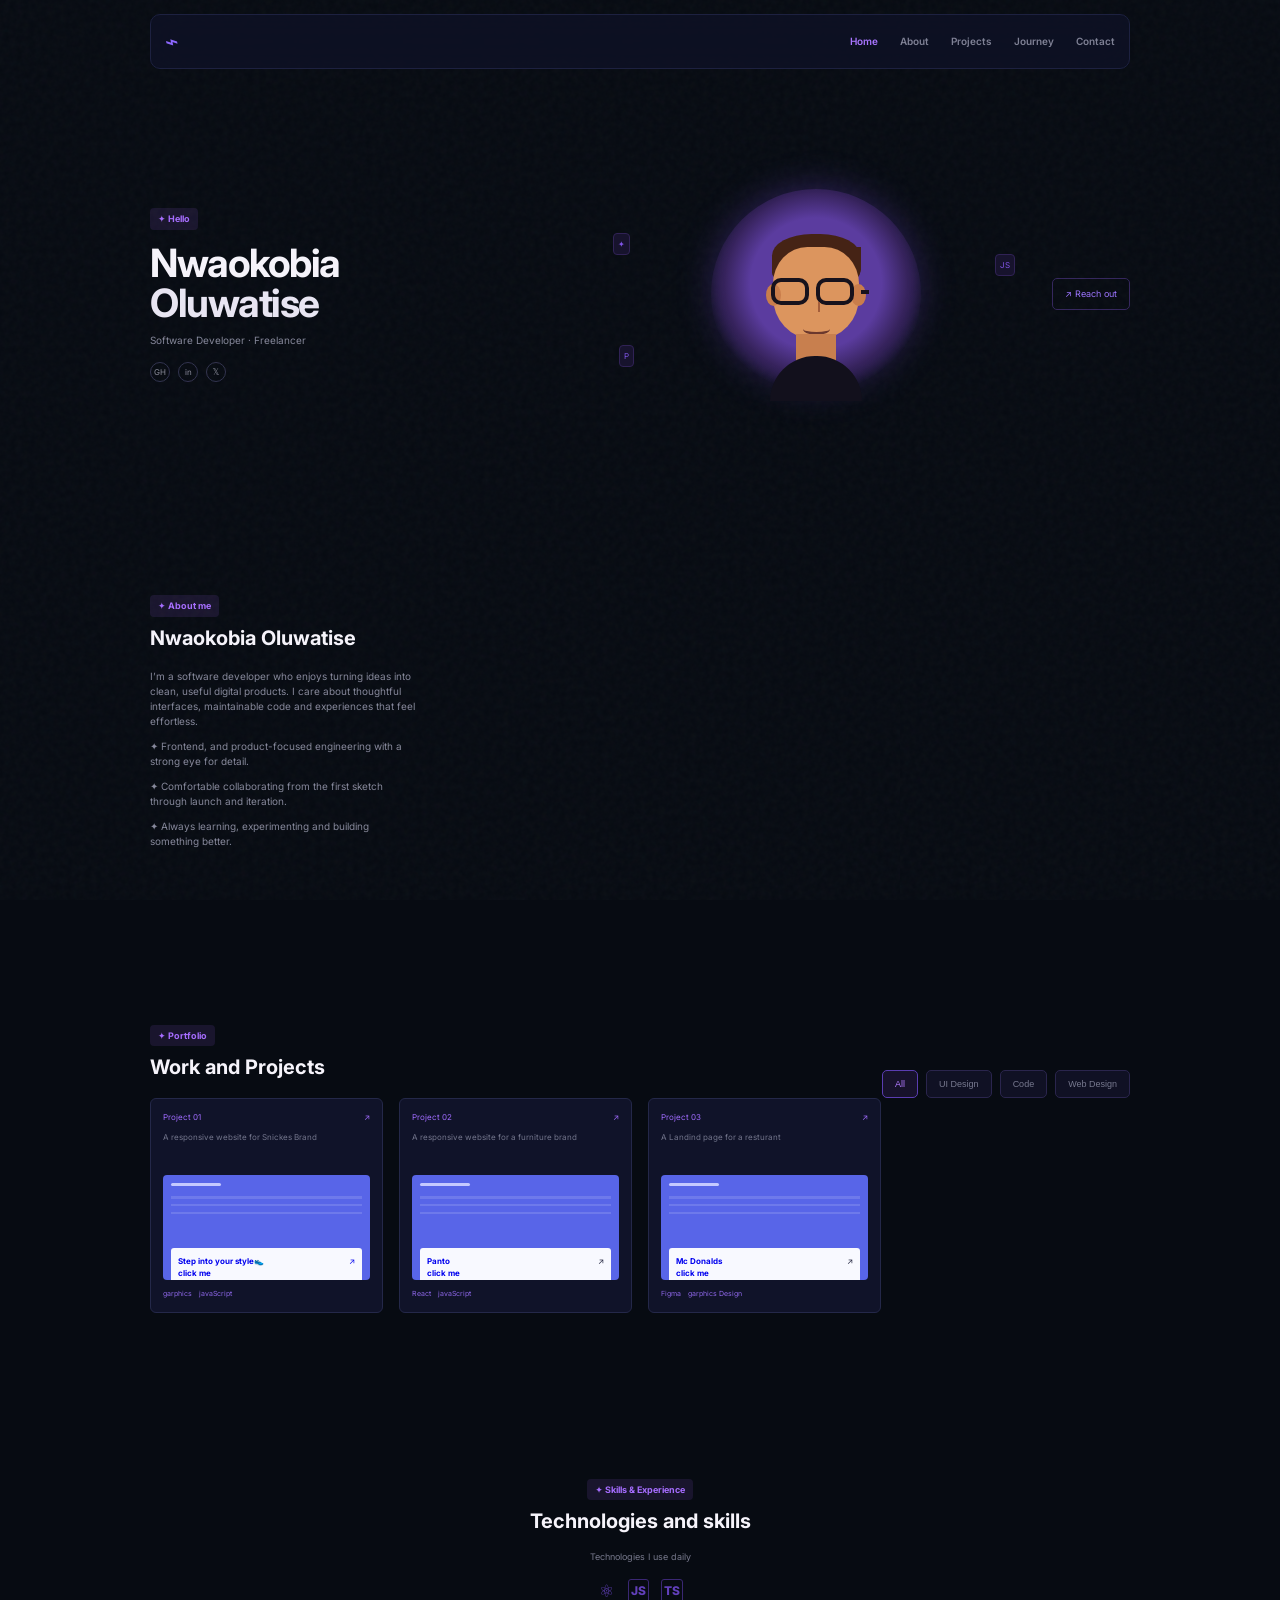
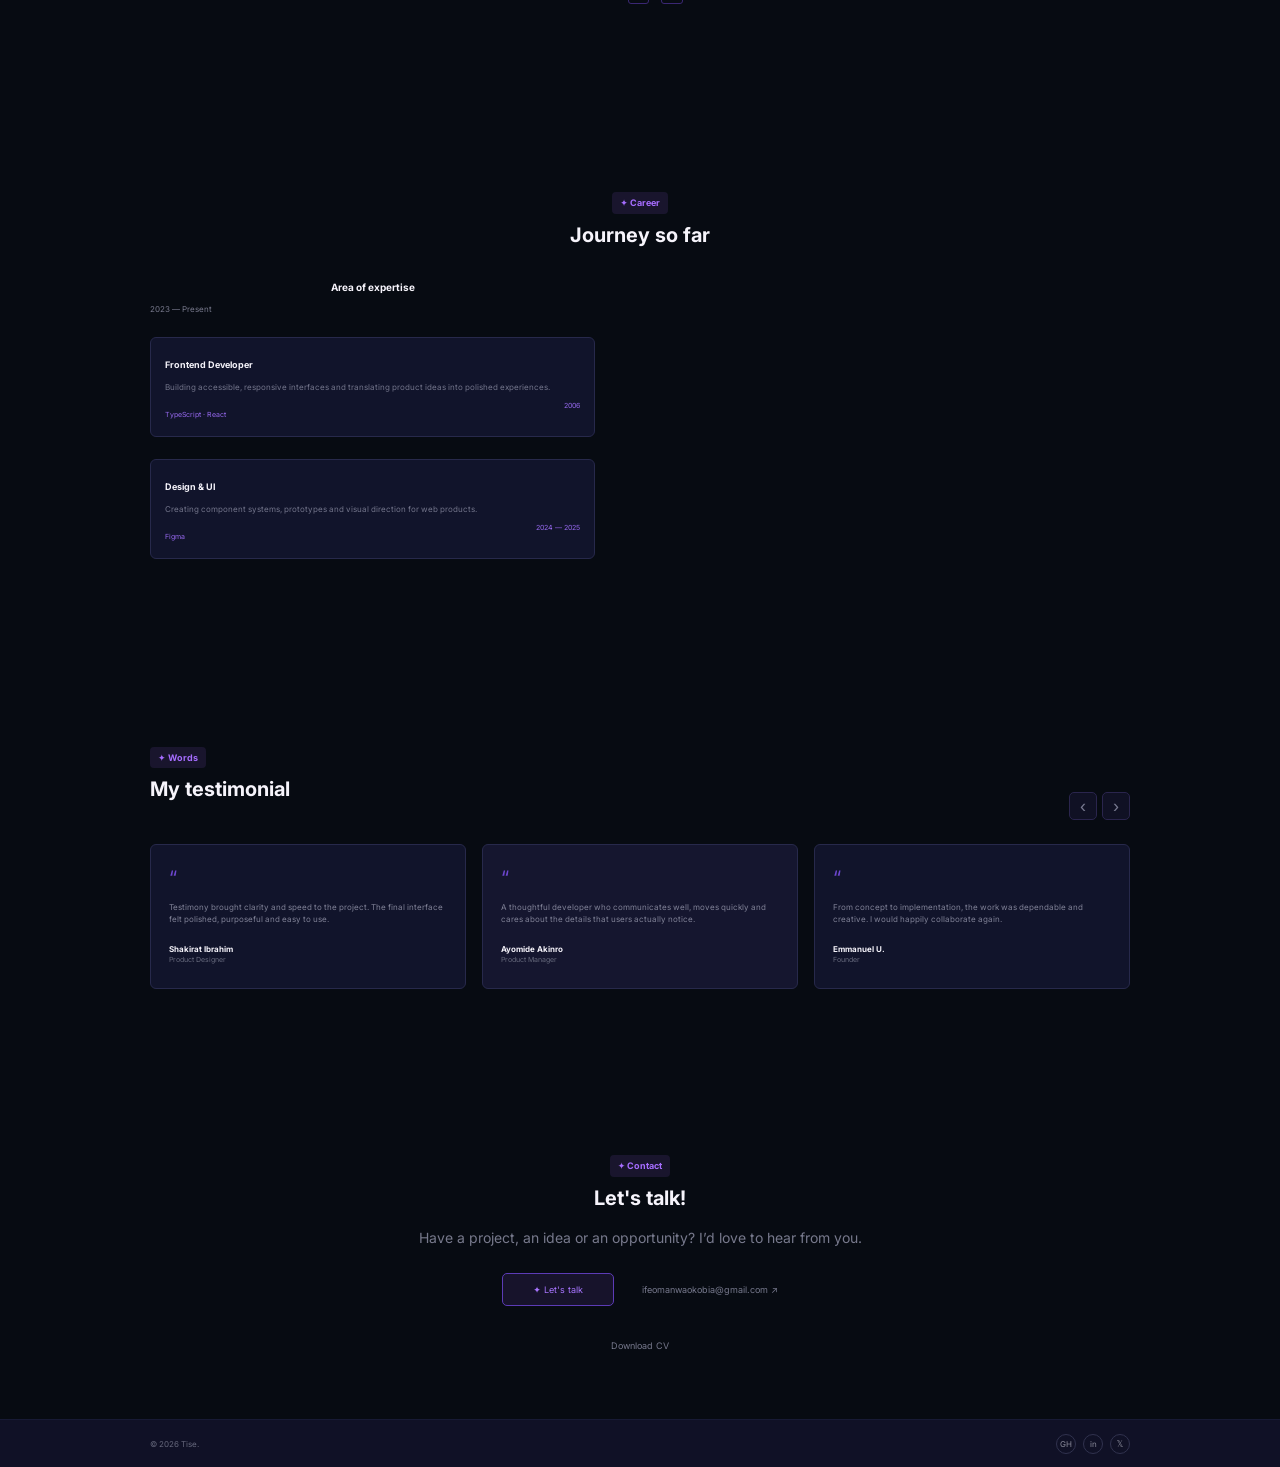
<file: index.html>
<!doctype html>
<html lang="en">

<head>
  <meta charset="utf-8" />
  <meta name="viewport" content="width=device-width, initial-scale=1" />
  <meta name="description" content="Testimony Subair — software developer portfolio." />
  <title>Tise — Developer Portfolio</title>
  <link rel="preconnect" href="https://fonts.googleapis.com">
  <link rel="preconnect" href="https://fonts.gstatic.com" crossorigin>
  <link href="https://fonts.googleapis.com/css2?family=Inter:wght@400;500;600;700;800&display=swap" rel="stylesheet">
  <link rel="stylesheet" href="styles.css" />
</head>

<body>
  <div class="noise"></div>
  <header class="site-header">
    <a class="brand" href="#top" aria-label="Testimony Subair home"><span>⌁</span></a>
    <button class="menu-toggle" aria-label="Toggle navigation" aria-expanded="false"><i></i><i></i><i></i></button>
    <nav class="nav" aria-label="Primary navigation">
      <a class="nav-link active" href="#top">Home</a>
      <a class="nav-link" href="#about">About</a>
      <a class="nav-link" href="#projects">Projects</a>
      <a class="nav-link" href="#journey">Journey</a>
      <a class="nav-link" href="#contact">Contact</a>
    </nav>
  </header>

  <main id="top">
    <section class="hero section reveal">
      <div class="hero-copy">
        <span class="eyebrow">✦ Hello</span>
        <h1>Nwaokobia<br><span>Oluwatise</span></h1>
        <p>Software Developer · Freelancer</p>
        <div class="socials" aria-label="Social links">
          <a href="#contact" aria-label="GitHub">GH</a>
          <a href="#contact" aria-label="LinkedIn">in</a>
          <a href="#contact" aria-label="Twitter">𝕏</a>
        </div>
      </div>
      <div class="hero-art" aria-hidden="true">
        <div class="orb"></div>
        <div class="avatar-art">
          <div class="hair"></div>
          <div class="face"></div>
          <div class="ear left"></div>
          <div class="ear right"></div>
          <div class="glasses"><span></span><span></span><b></b></div>
          <div class="nose"></div>
          <div class="mouth"></div>
          <div class="neck"></div>
          <div class="shirt"></div>
        </div>
        <span class="float-icon one">JS</span><span class="float-icon two">✦</span><span
          class="float-icon three">P</span>
      </div>
      <a class="outline-btn" href="#contact">↗ Reach out</a>
    </section>

    <section id="about" class="about section reveal">
      <!-- <div class="profile-photo-wrap"><img src=alt="Profile portrait" class="profile-photo"></div> -->
      <div class="about-copy">
        <span class="eyebrow">✦ About me</span>
        <h2>Nwaokobia Oluwatise</h2>
        <p>I’m a software developer who enjoys turning ideas into clean, useful digital products. I care about
          thoughtful interfaces, maintainable code and experiences that feel effortless.</p>
        <p class="muted">✦ Frontend, and product-focused engineering with a strong eye for detail.</p>
        <p class="muted">✦ Comfortable collaborating from the first sketch through launch and iteration.</p>
        <p class="muted">✦ Always learning, experimenting and building something better.</p>
      </div>
    </section>

    <section id="projects" class="section reveal">
      <div class="section-heading row-heading">
        <div><span class="eyebrow">✦ Portfolio</span>
          <h2>Work and Projects</h2>
        </div>
        <div class="filters" role="group" aria-label="Project filters">
          <button class="filter active" data-filter="all">All</button><button class="filter" data-filter="design">UI
            Design</button><button class="filter" data-filter="code">Code</button><button class="filter"
            data-filter="web">Web Design</button>
        </div>
      </div>
      <div class="project-grid">
        <article class="project-card" data-category="design code">
          <div class="project-top"><span>Project 01</span><span>↗</span></div>
          <p>A responsive website for Snickes Brand </p>
          <div class="mockup">
            <div class="mock-bar"></div>
            <!-- <div class="mock-title">Move.it</div> -->
            <div class="mock-lines"></div>
            <div class="mock-ui"><b><a style="text-decoration: none;" href="./Nike/index.html"> Step into your
                  style👟<br> click me</b><span>↗</span></a>
            </div>

          </div>
          <div class="tags"><span>garphics</span><span>javaScript</span></div>
        </article>
        <article class="project-card" data-category="code">
          <div class="project-top"><span>Project 02</span><span>↗</span></div>
          <p>A responsive website for a furniture brand</p>
          <div class="mockup">
            <div class="mock-bar"></div>
            <div class="mock-title"></div>
            <div class="mock-lines"></div>
            <div class="mock-ui"><b><a style="text-decoration: none;" href="./assignment10/assignment10.html">Panto
                  <br>click me</a></b><span>↗</span></div>
          </div>
          <div class="tags"><span>React</span><span>javaScript</span></div>
        </article>
        <article class="project-card" data-category="design">
          <div class="project-top"><span>Project 03</span><span>↗</span></div>
          <p>A Landind page for a resturant</p>
          <div class="mockup">
            <div class="mock-bar"></div>
            <div class="mock-title"></div>
            <div class="mock-lines"></div>
            <div class="mock-ui"><b><a style="text-decoration: none;" href="./mcDonald/index.html">Mc Donalds
                  <br>click me</a></b><span>↗</span></div>
          </div>
          <div class="tags"><span>Figma</span><span>garphics Design</span></div>
        </article>
        <!-- <article class="project-card" data-category="web">
          <div class="project-top"><span>Project 04</span><span>↗</span></div>
          <p>A website portfilio portfolio fo a developer linking to other websites </p>
          <div class="mockup">
            <div class="mock-bar"></div>
            <div class="mock-title">Move.it</div>
            <div class="mock-lines"></div>
            <div class="mock-ui"><b><a style="text-decoration: none;" href="./portfolio1/index.html">Portfolio
                  <br>click me</a></b><span>↗</span></div>
          </div>
          <div class="tags"><span>Web</span><span>Responsive</span></div>
        </article>
      </div> -->
    </section>

    <section class="skills section reveal">
      <div class="center-heading"><span class="eyebrow">✦ Skills & Experience</span>
        <h2>Technologies and skills</h2>
      </div>
      <p class="center muted">Technologies I use daily</p>
      <div class="icon-cloud primary">
        <span>⚛</span><span>JS</span><span>TS</span>
      </div>
      <!-- <p class="center muted">Client and backend tools I’m comfortable with</p>
      <div class="icon-cloud">
        <span>◧</span><span>V</span><span>VS</span><span>≋</span><span>◈</span><span>◌</span><span>◍</span><span>◉</span>
      </div> -->
    </section>

    <section id="journey" class="section reveal">
      <div class="center-heading"><span class="eyebrow">✦ Career</span>
        <h2>Journey so far</h2>
      </div>
      <div class="journey-grid">
        <div>
          <h3>Area of expertise</h3>
          <div class="folio">
            <p class="muted small">2023 — Present</p>
            <article class="timeline-card"><b>Frontend Developer</b>
              <p>Building accessible, responsive interfaces and translating product ideas into polished
                experiences.</p>
              <span>TypeScript · React</span><time>2006</time>
            </article>
            <article class="timeline-card"><b>Design & UI</b>
              <p>Creating component systems, prototypes and visual direction for web products.</p>
              <span>Figma</span><time>2024 — 2025</time>
            </article>
          </div>
          <div>
          </div>
          <!-- <h3>Academics</h3> -->
          <!-- <p class="muted small">2021 — 2024</p>
          <article class="timeline-card"><b>Web Development / Software Engineering</b>
            <p>Developed a foundation across programming, systems thinking and modern web development.</p><span>3
              years</span><time>2021 — 2024</time>
          </article>
          <article class="timeline-card"><b>Technical Degree / Certification</b>
            <p>Continuous professional learning through practical projects and focused technical study.</p>
            <span>Present</span><time>2024 — 2026</time>
          </article> -->
        </div>
      </div>
    </section>

    <section class="testimonials section reveal">
      <div class="section-heading row-heading">
        <div><span class="eyebrow">✦ Words</span>
          <h2>My testimonial</h2>
        </div>
        <div class="carousel-controls"><button id="prev" aria-label="Previous testimonial">‹</button><button id="next"
            aria-label="Next testimonial">›</button></div>
      </div>
      <div class="testimonial-track" id="testimonialTrack">
        <article class="quote"><span>“</span>
          <p>Testimony brought clarity and speed to the project. The final interface felt polished, purposeful and
            easy
            to use.</p>
          <footer><b>Shakirat Ibrahim</b><small>Product Designer</small></footer>
        </article>
        <article class="quote"><span>“</span>
          <p>A thoughtful developer who communicates well, moves quickly and cares about the details that users
            actually
            notice.</p>
          <footer><b>Ayomide Akinro</b><small>Product Manager</small></footer>
        </article>
        <article class="quote"><span>“</span>
          <p>From concept to implementation, the work was dependable and creative. I would happily collaborate
            again.
          </p>
          <footer><b>Emmanuel U.</b><small>Founder</small></footer>
        </article>
      </div>
    </section>

    <section id="contact" class="contact section reveal">
      <div class="center-heading"><span class="eyebrow">✦ Contact</span>
        <h2>Let's talk!</h2>
        <p class="muted">Have a project, an idea or an opportunity? I’d love to hear from you.</p>
      </div>
      <div class="contact-actions"><a class="primary-btn" href="ifeomanwaokobia@gmail.com">✦ Let's talk</a><a
          class="text-btn" href="mailto:ifeomanwaokobia@gmail.com">ifeomanwaokobia@gmail.com ↗</a></div>
      <a class="download"
        href="https://docs.google.com/document/d/1IMb0hkGsmhL69mAB6k76_sAS867wG2GA/edit?usp=drive_link&ouid=103206563282219136480&rtpof=true&sd=true">Download
        CV</a>
    </section>
  </main>

  <footer class="footer"><span>© 2026 Tise.</span>
    <div><a href="#contact">GH</a><a href="#contact">in</a><a href="#contact">𝕏</a></div>
  </footer>
  <script src="script.js"></script>
</body>

</html>
</file>
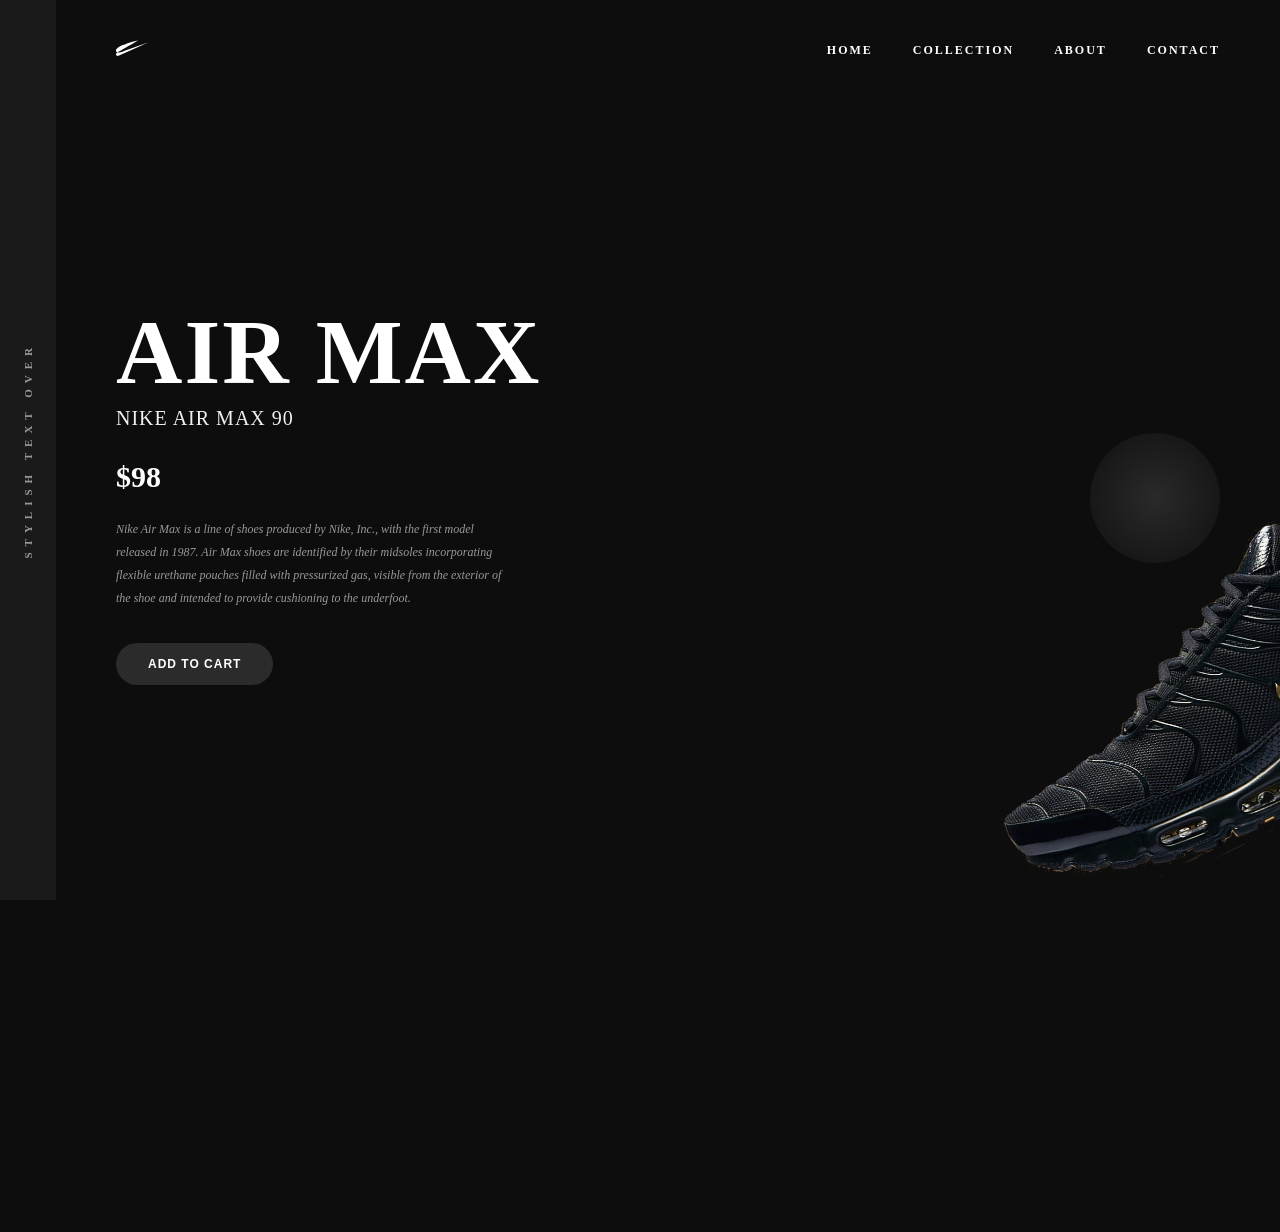
<file: Nike/index.html>
<!DOCTYPE html>
<html lang="en">

<head>
    <meta charset="UTF-8">
    <meta name="viewport" content="width=device-width, initial-scale=1.0">
    <title>Nike Air Max 90</title>
    <link rel="stylesheet" href="./style.css">
</head>

<body>

    <div class="page">

        <!-- Sidebar -->
        <aside class="sidebar">
            <div class="sidebar-text">STYLISH TEXT OVER</div>
        </aside>

        <!-- Main content -->
        <main class="main">

            <!-- Nav -->
            <header class="navbar">
                <div class="logo">
                    <svg viewBox="0 0 24 24" class="swoosh" aria-label="Logo">
                        <path
                            d="M24 7.8c-1.6.7-2.5 1.2-4 1.9L2.3 17.7c-.6.2-1.1.3-1.6.1-.4-.2-.7-.5-.7-1 0-.5.3-1 1-1.4.6-.4 15.6-9 15.6-9-3.6.5-7.6 1.9-10 2.9C3.7 10 1.4 11.4.4 12.7c-.5.6-.6 1.2-.4 1.7.3.7 1.2 1 2.3.9 1.1-.1 2.6-.6 4.2-1.3L24 7.8z" />
                    </svg>
                </div>
                <nav class="nav-links">
                    <a href="./index.html" data-page="home">HOME</a>
                    <a href="./snicker_collection.html" data-page="collection">COLLECTION</a>
                    <a href="./about.html.html" data-page="about">ABOUT</a>
                    <a href="./contact_html.html" data-page="contact">CONTACT</a>
                </nav>
            </header>

            <!-- Hero -->
            <section class="hero">

                <div class="hero-text">
                    <h1 class="title">AIR MAX</h1>
                    <h2 class="subtitle">NIKE AIR MAX 90</h2>
                    <p class="price">$98</p>
                    <p class="description">
                        Nike Air Max is a line of shoes produced by Nike, Inc.,
                        with the first model released in 1987. Air Max shoes are identified by their
                        midsoles incorporating flexible urethane pouches filled with
                        pressurized gas, visible from the exterior of the shoe and intended
                        to provide cushioning to the underfoot.
                    </p>
                    <button class="cta">ADD TO CART</button>
                </div>

                <div class="hero-image">
                    <div class="glow-circle"></div>
                    <!-- Drop your product image here -->
                    <div class="image-slot">
                        <img src="./image/shoes (2).png" alt="Nike">
                    </div>
                </div>

            </section>

        </main>
    </div>

</body>

</html>
</file>
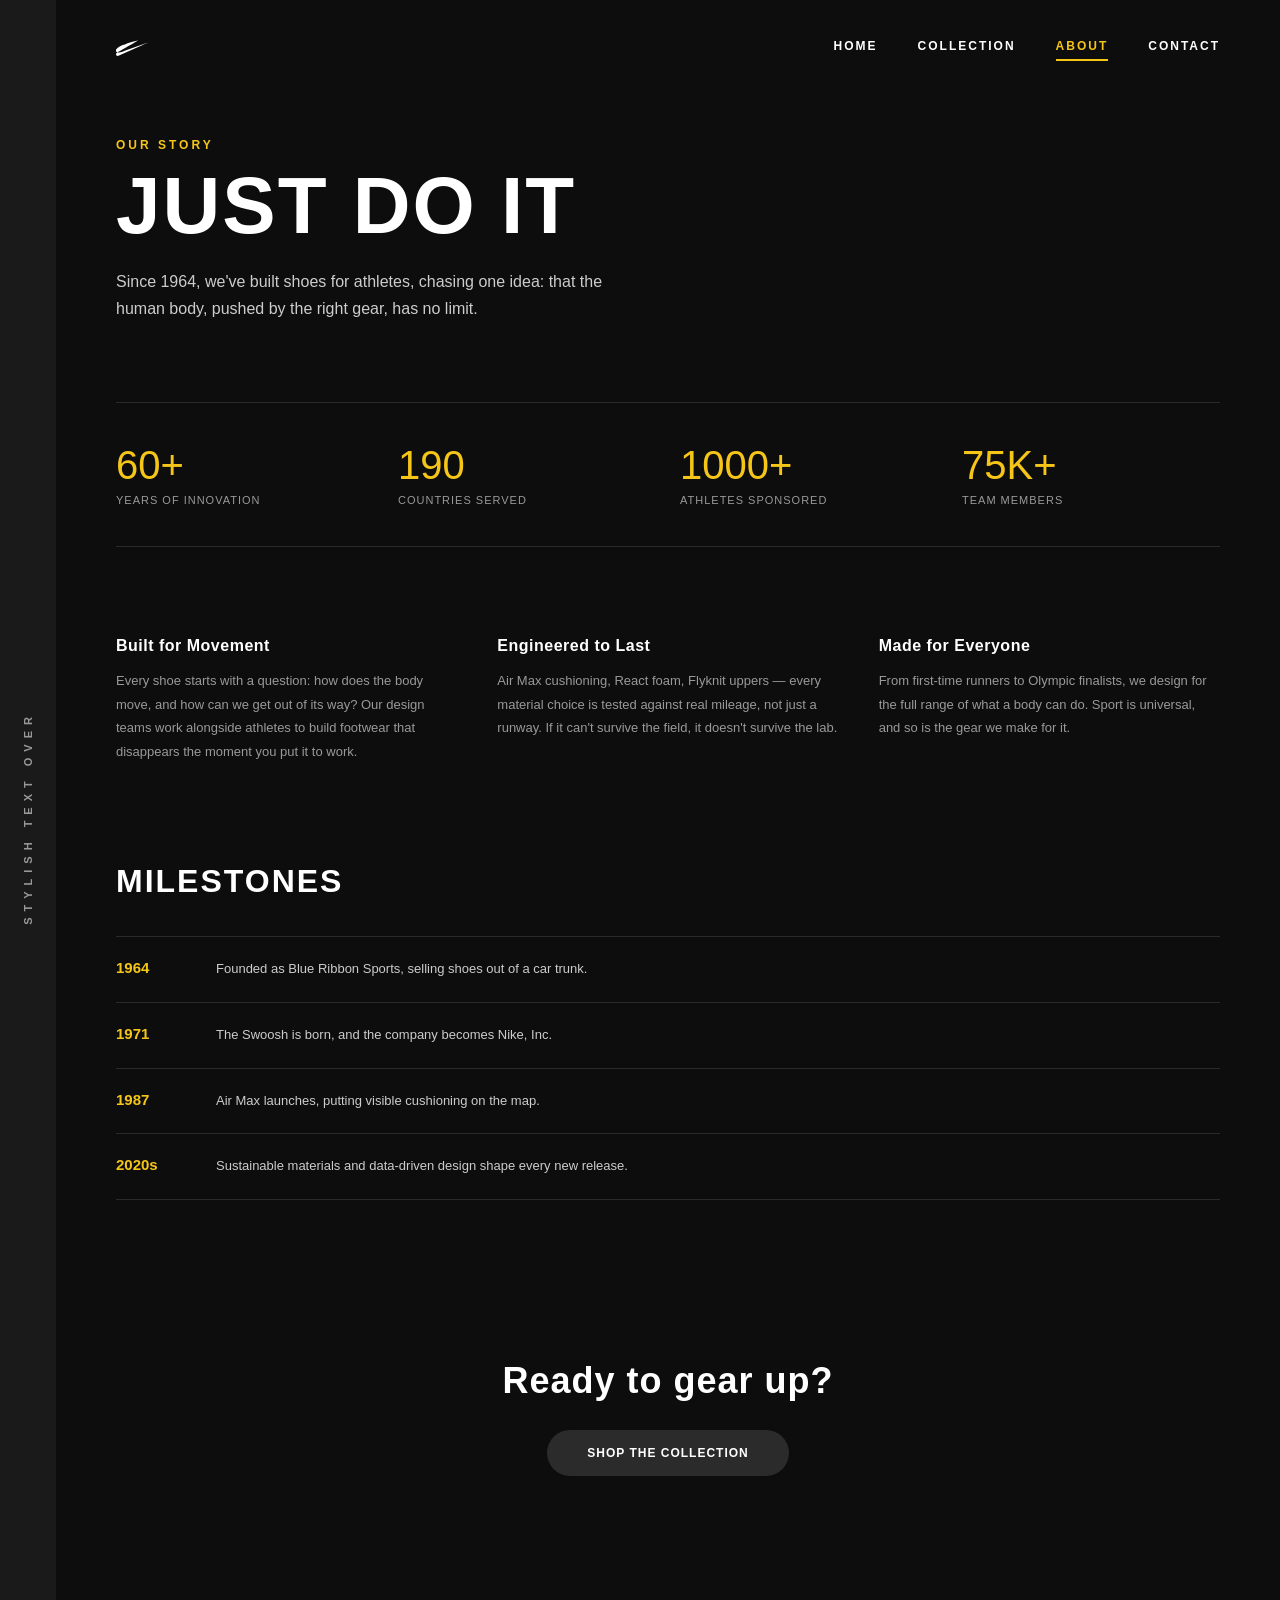
<file: Nike/about.html.html>
<!DOCTYPE html>
<html lang="en">

<head>
    <meta charset="UTF-8">
    <meta name="viewport" content="width=device-width, initial-scale=1.0">
    <title>About</title>
    <link rel="stylesheet" href="./about.style.css">
</head>

<body>

    <div class="page">

        <!-- Sidebar -->
        <aside class="sidebar">
            <div class="sidebar-text">STYLISH TEXT OVER</div>
        </aside>

        <!-- Main content -->
        <main class="main">

            <!-- Nav -->
            <header class="navbar">
                <div class="logo">
                    <svg viewBox="0 0 24 24" class="swoosh" aria-label="Logo">
                        <path
                            d="M24 7.8c-1.6.7-2.5 1.2-4 1.9L2.3 17.7c-.6.2-1.1.3-1.6.1-.4-.2-.7-.5-.7-1 0-.5.3-1 1-1.4.6-.4 15.6-9 15.6-9-3.6.5-7.6 1.9-10 2.9C3.7 10 1.4 11.4.4 12.7c-.5.6-.6 1.2-.4 1.7.3.7 1.2 1 2.3.9 1.1-.1 2.6-.6 4.2-1.3L24 7.8z" />
                    </svg>
                </div>
                <nav class="nav-links">
                    <a href="./index.html" data-page="home">HOME</a>
                    <a href="./snicker_collection.html" data-page="collection">COLLECTION</a>
                    <a href="./about.html.html" data-page="about" class="active">ABOUT</a>
                    <a href="./contact_html.html" data-page="contact">CONTACT</a>
                </nav>
            </header>

            <!-- Hero -->
            <section class="hero">
                <p class="eyebrow">OUR STORY</p>
                <h1 class="title">JUST DO IT</h1>
                <p class="lead">
                    Since 1964, we've built shoes for athletes, chasing one idea:
                    that the human body, pushed by the right gear, has no limit.
                </p>
            </section>

            <!-- Stats -->
            <section class="stats">
                <div class="stat">
                    <p class="stat-number">60+</p>
                    <p class="stat-label">Years of Innovation</p>
                </div>
                <div class="stat">
                    <p class="stat-number">190</p>
                    <p class="stat-label">Countries Served</p>
                </div>
                <div class="stat">
                    <p class="stat-number">1000+</p>
                    <p class="stat-label">Athletes Sponsored</p>
                </div>
                <div class="stat">
                    <p class="stat-number">75K+</p>
                    <p class="stat-label">Team Members</p>
                </div>
            </section>

            <!-- Story columns -->
            <section class="story">
                <div class="story-block">
                    <h3>Built for Movement</h3>
                    <p>
                        Every shoe starts with a question: how does the body move,
                        and how can we get out of its way? Our design teams work
                        alongside athletes to build footwear that disappears the
                        moment you put it to work.
                    </p>
                </div>
                <div class="story-block">
                    <h3>Engineered to Last</h3>
                    <p>
                        Air Max cushioning, React foam, Flyknit uppers — every
                        material choice is tested against real mileage, not just
                        a runway. If it can't survive the field, it doesn't
                        survive the lab.
                    </p>
                </div>
                <div class="story-block">
                    <h3>Made for Everyone</h3>
                    <p>
                        From first-time runners to Olympic finalists, we design
                        for the full range of what a body can do. Sport is universal,
                        and so is the gear we make for it.
                    </p>
                </div>
            </section>

            <!-- Timeline -->
            <section class="timeline">
                <h2 class="timeline-title">MILESTONES</h2>

                <div class="timeline-item">
                    <span class="year">1964</span>
                    <p>Founded as Blue Ribbon Sports, selling shoes out of a car trunk.</p>
                </div>
                <div class="timeline-item">
                    <span class="year">1971</span>
                    <p>The Swoosh is born, and the company becomes Nike, Inc.</p>
                </div>
                <div class="timeline-item">
                    <span class="year">1987</span>
                    <p>Air Max launches, putting visible cushioning on the map.</p>
                </div>
                <div class="timeline-item">
                    <span class="year">2020s</span>
                    <p>Sustainable materials and data-driven design shape every new release.</p>
                </div>
            </section>

            <!-- CTA -->
            <section class="cta-section">
                <h2>Ready to gear up?</h2>
                <a href="./snicker_collection.html" class="cta">SHOP THE COLLECTION</a>
            </section>

        </main>
    </div>

</body>

</html>
</file>
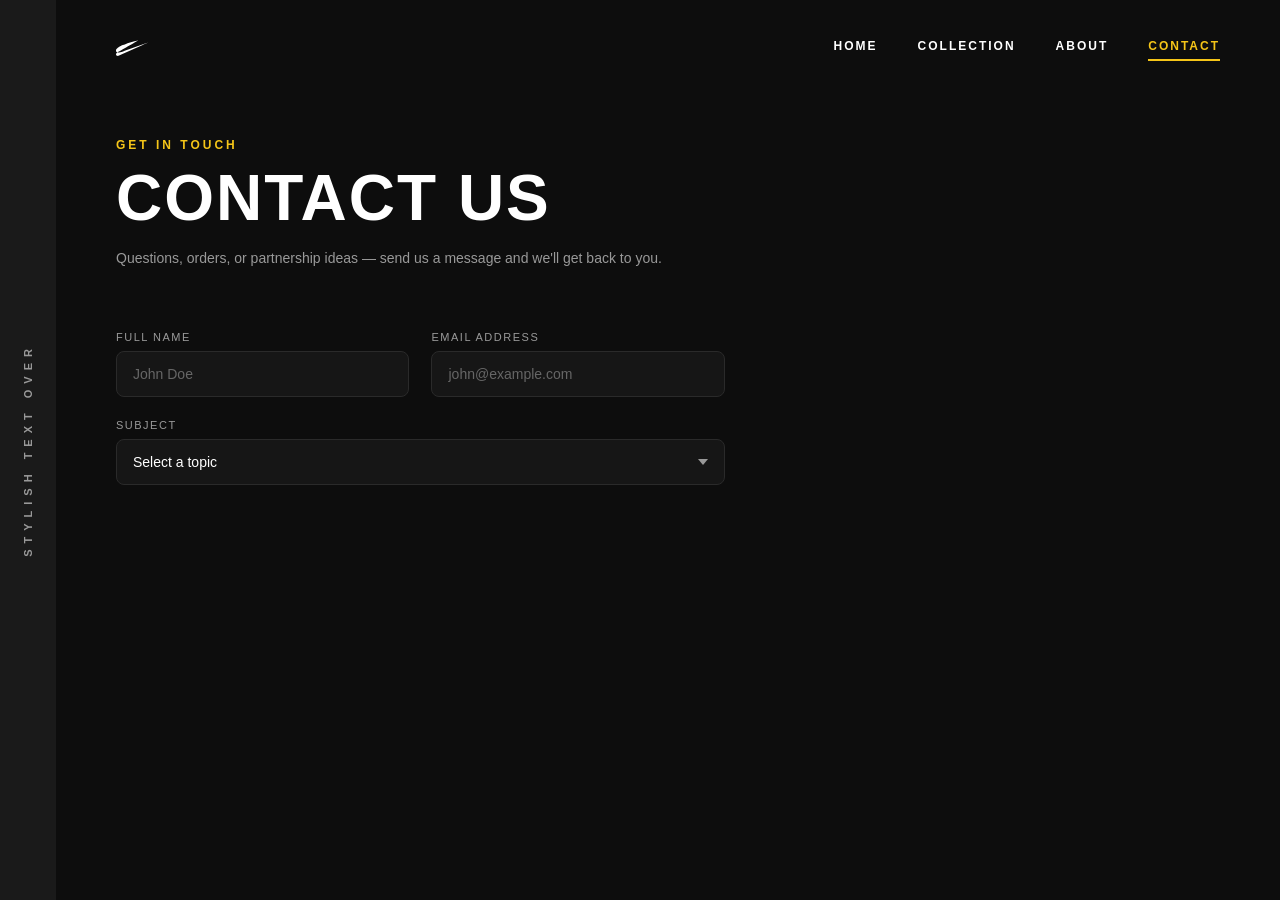
<file: Nike/contact_html.html>
<!DOCTYPE html>
<html lang="en">

<head>
    <meta charset="UTF-8">
    <meta name="viewport" content="width=device-width, initial-scale=1.0">
    <title>Contact</title>
    <link rel="stylesheet" href="./contact.style.css">
</head>

<body>

    <div class="page">

        <!-- Sidebar -->
        <aside class="sidebar">
            <div class="sidebar-text">STYLISH TEXT OVER</div>
        </aside>

        <!-- Main content -->
        <main class="main">

            <!-- Nav -->
            <header class="navbar">
                <div class="logo">
                    <svg viewBox="0 0 24 24" class="swoosh" aria-label="Logo">
                        <path
                            d="M24 7.8c-1.6.7-2.5 1.2-4 1.9L2.3 17.7c-.6.2-1.1.3-1.6.1-.4-.2-.7-.5-.7-1 0-.5.3-1 1-1.4.6-.4 15.6-9 15.6-9-3.6.5-7.6 1.9-10 2.9C3.7 10 1.4 11.4.4 12.7c-.5.6-.6 1.2-.4 1.7.3.7 1.2 1 2.3.9 1.1-.1 2.6-.6 4.2-1.3L24 7.8z" />
                    </svg>
                </div>
                <nav class="nav-links">
                    <a href="./index.html" data-page="home">HOME</a>
                    <a href="./snicker_collection.html" data-page="collection">COLLECTION</a>
                    <a href="./about.html.html" data-page="about">ABOUT</a>
                    <a href="./contact_html.html" data-page="contact" class="active">CONTACT</a>
                </nav>
            </header>

            <!-- Page heading -->
            <section class="page-head">
                <p class="eyebrow">GET IN TOUCH</p>
                <h1 class="title">CONTACT US</h1>
                <p class="lead">Questions, orders, or partnership ideas — send us a message and we'll get back to you.
                </p>
            </section>

            <!-- Content: form + info -->
            <section class="content">

                <form class="contact-form" id="contactForm">

                    <div class="field-row">
                        <div class="field">
                            <label for="name">Full Name</label>
                            <input type="text" id="name" name="name" placeholder="John Doe" required>
                        </div>
                        <div class="field">
                            <label for="email">Email Address</label>
                            <input type="email" id="email" name="email" placeholder="john@example.com" required>
                        </div>
                    </div>

                    <div class="field">
                        <label for="subject">Subject</label>
                        <select id="subject" name="subject" required>
                            <option value="" disabled selected>Select a topic</option>
                            <option value="order">Order Inquiry</
</file>
<file: styles.css>
:root{--bg:#070b12;--panel:#101328;--panel2:#14172f;--purple:#7950ff;--purple2:#a86dff;--text:#f6f4fb;--muted:#77788c;--line:#25294a;--max:980px}*{box-sizing:border-box}html{scroll-behavior:smooth}body{margin:0;background:var(--bg);color:var(--text);font-family:Inter,system-ui,sans-serif;line-height:1.5;font-size:14px}.noise{position:fixed;inset:0;pointer-events:none;opacity:.035;background-image:url("data:image/svg+xml,%3Csvg viewBox='0 0 160 160' xmlns='http://www.w3.org/2000/svg'%3E%3Cfilter id='n'%3E%3CfeTurbulence type='fractalNoise' baseFrequency='.9' numOctaves='3' stitchTiles='stitch'/%3E%3C/filter%3E%3Crect width='100%25' height='100%25' filter='url(%23n)'/%3E%3C/svg%3E")}.site-header{position:sticky;top:14px;z-index:20;width:min(calc(100% - 32px),var(--max));margin:14px auto 0;padding:10px 14px;background:rgba(15,18,39,.78);border:1px solid #1d2140;border-radius:10px;backdrop-filter:blur(16px);display:flex;align-items:center;justify-content:space-between}.brand{color:#fff;text-decoration:none;font-size:22px;font-weight:800}.brand span{display:block;transform:rotate(-12deg);color:#8e68ff}.nav{display:flex;gap:22px}.nav-link{color:#7f8195;text-decoration:none;font-size:10px;font-weight:600}.nav-link:hover,.nav-link.active{color:#a875ff}.menu-toggle{display:none;background:none;border:0}.section{width:min(calc(100% - 44px),var(--max));margin:0 auto;padding:82px 0}.hero{min-height:390px;display:grid;grid-template-columns:1fr 1fr auto;align-items:center;gap:22px;padding-top:90px}.eyebrow{display:inline-flex;align-items:center;gap:5px;color:#a66dff;background:#19152d;border-radius:4px;padding:4px 8px;font-size:9px;font-weight:700}.hero h1{font-size:39px;line-height:1.02;margin:13px 0 10px;letter-spacing:-1.5px}.hero h1 span{color:#e9e6f3}.hero p{color:#85879a;font-size:10px}.socials{display:flex;gap:8px;margin-top:14px}.socials a,.footer a{display:grid;place-items:center;width:20px;height:20px;border-radius:50%;border:1px solid #30324e;color:#8a8b9a;text-decoration:none;font-size:8px}.hero-art{position:relative;height:270px;display:grid;place-items:center}.orb{position:absolute;width:210px;height:210px;border-radius:50%;background:radial-gradient(circle at 50% 45%,#5b3c9f 0 42%,#38245f 58%,transparent 70%);filter:drop-shadow(0 0 18px rgba(104,66,201,.4))}.avatar-art{position:relative;width:130px;height:190px;margin-top:24px}.face{position:absolute;top:36px;left:22px;width:86px;height:92px;border-radius:40% 40% 46% 46%;background:#dc955e}.hair{position:absolute;top:23px;left:21px;width:88px;height:48px;border-radius:45% 45% 20% 20%;background:#452315}.hair:after{content:"";position:absolute;right:-1px;bottom:0;width:72px;height:35px;background:#452315;border-radius:0 0 35% 35%}.ear{position:absolute;top:73px;width:15px;height:22px;border-radius:50%;background:#c97d4b}.ear.left{left:15px}.ear.right{right:15px}.glasses{position:absolute;top:67px;left:20px;display:flex;gap:7px;align-items:center}.glasses span{display:block;width:38px;height:27px;border:4px solid #17121c;border-radius:10px}.glasses b{width:8px;height:4px;background:#17121c}.nose{position:absolute;top:91px;left:62px;width:7px;height:10px;border-right:2px solid #a45e3b}.mouth{position:absolute;top:112px;left:52px;width:27px;height:12px;border-bottom:3px solid #6b382d;border-radius:50%}.neck{position:absolute;top:123px;left:45px;width:40px;height:36px;background:#c87f4e}.shirt{position:absolute;top:145px;left:19px;width:92px;height:45px;background:#12101c;border-radius:45px 45px 0 0}.float-icon{position:absolute;color:#8155e8;background:#17132d;border:1px solid #302255;padding:4px;border-radius:4px;font-size:8px}.float-icon.one{right:15px;top:95px}.float-icon.two{left:12px;top:74px}.float-icon.three{left:18px;bottom:62px}.outline-btn{border:1px solid #33255c;color:#9b73ff;text-decoration:none;padding:8px 12px;border-radius:5px;font-size:9px;white-space:nowrap}.about{display:grid;grid-template-columns:270px 1fr;gap:70px;align-items:center}.profile-photo-wrap{width:230px;height:230px;border-radius:50%;overflow:hidden;background:#fff}.profile-photo{width:100%;height:100%;object-fit:cover;object-position:center 34%}.about h2,.section-heading h2,.center-heading h2{font-size:20px;line-height:1.1;margin:10px 0 20px}.about p{font-size:10px;color:#85879a;max-width:560px}.muted{color:#77798c}.small{font-size:8px}.row-heading{display:flex;justify-content:space-between;align-items:end;gap:20px}.filters{display:flex;gap:8px}.filter,.carousel-controls button{border:1px solid #2a254d;background:#101124;color:#77798f;padding:8px 12px;border-radius:5px;font-size:9px;cursor:pointer}.filter.active,.filter:hover{color:#b17aff;border-color:#5a3db1;background:#17122b}.project-grid{display:grid;grid-template-columns:repeat(4,1fr);gap:16px}.project-card{background:#101329;border:1px solid #242849;border-radius:6px;padding:12px;transition:.25s}.project-card:hover{transform:translateY(-5px);border-color:#55409a}.project-card.hidden{display:none}.project-top{display:flex;justify-content:space-between;color:#a06cff;font-size:8px}.project-card p{font-size:8px;color:#73768c;min-height:36px}.mockup{height:105px;background:#5865e8;border-radius:4px;padding:8px;color:white;position:relative;overflow:hidden}.mock-bar{width:50px;height:3px;background:#c5c9ff;border-radius:2px;margin-bottom:10px}.mock-title{font-weight:700;font-size:9px}.mock-lines{height:25px;margin-top:4px;background:linear-gradient(#fff2 0 3px,transparent 3px 8px,#fff2 8px 10px,transparent 10px 16px,#fff2 16px 18px,transparent 18px)}.mock-ui{position:absolute;bottom:-2px;left:8px;right:8px;height:34px;background:#f8f9ff;color:#20233d;border-radius:3px 3px 0 0;padding:7px;font-size:8px;display:flex;justify-content:space-between}.tags{display:flex;gap:7px;margin-top:9px}.tags span{font-size:7px;color:#8e67e8}.center-heading{text-align:center}.center-heading h2{margin-bottom:18px}.center{text-align:center;font-size:9px}.icon-cloud{display:flex;justify-content:center;flex-wrap:wrap;gap:12px;margin:15px auto 22px;max-width:560px}.icon-cloud span{color:#6240bb;font-weight:800;font-size:17px;min-width:18px;text-align:center}.icon-cloud.primary span:nth-child(2),.icon-cloud.primary span:nth-child(3){font-size:12px;border:1px solid #3a2773;border-radius:3px;padding:2px}.journey-grid{display:grid;grid-template-columns:1fr 1fr;gap:90px;margin-top:34px}.journey-grid h3{text-align:center;font-size:10px;margin:0}.journey-grid>.muted{text-align:center}.timeline-card{margin:22px 0;background:#11142b;border:1px solid #27294b;border-radius:6px;padding:14px;position:relative}.timeline-card b{font-size:9px}.timeline-card p{font-size:8px;color:#73758b}.timeline-card span,.timeline-card time{font-size:7px;color:#9769f0}.timeline-card time{float:right}.testimonials{overflow:hidden}.carousel-controls{display:flex;gap:5px}.carousel-controls button{width:28px;height:28px;padding:0;font-size:18px}.testimonial-track{display:grid;grid-template-columns:repeat(3,1fr);gap:16px;margin-top:24px;transition:transform .35s}.quote{background:#11142b;border:1px solid #27294b;border-radius:6px;padding:18px;min-height:145px}.quote:nth-child(2){background:#15162f}.quote>span{color:#6e47d1;font-size:20px}.quote p{font-size:8px;color:#808297}.quote footer{margin-top:18px;display:flex;flex-direction:column;font-size:8px}.quote small{color:#66697c;font-size:7px}.contact{text-align:center;padding-bottom:65px}.contact-actions{display:flex;justify-content:center;align-items:center;gap:28px;margin:25px 0}.primary-btn{background:#17132b;border:1px solid #5c3bb6;color:#a875ff;text-decoration:none;border-radius:5px;padding:9px 30px;font-size:9px}.text-btn,.download{color:#77798d;text-decoration:none;font-size:9px}.download{display:inline-block;margin-top:8px}.footer{height:48px;background:#101126;border-top:1px solid #171a35;display:flex;justify-content:space-between;align-items:center;padding:0 max(22px,calc((100% - var(--max))/2));color:#66687c;font-size:8px}.footer div{display:flex;gap:7px}.reveal{opacity:0;transform:translateY(22px);transition:opacity .7s ease,transform .7s ease}.reveal.visible{opacity:1;transform:none}
@media(max-width:760px){.site-header{top:8px}.menu-toggle{display:flex;flex-direction:column;gap:4px}.menu-toggle i{width:18px;height:2px;background:#999}.nav{display:none;position:absolute;top:48px;left:0;right:0;background:#101329;border:1px solid #242849;border-radius:8px;padding:12px;flex-direction:column}.nav.open{display:flex}.hero{grid-template-columns:1fr;min-height:auto;text-align:center;padding-top:65px}.hero-copy{order:2}.hero-art{order:1;height:230px}.outline-btn{justify-self:center}.socials{justify-content:center}.about{grid-template-columns:1fr;gap:30px;text-align:center}.profile-photo-wrap{margin:auto;width:200px;height:200px}.about p{margin-left:auto;margin-right:auto}.row-heading{align-items:start;flex-direction:column}.filters{width:100%;overflow:auto;padding-bottom:3px}.project-grid{grid-template-columns:repeat(2,1fr)}.journey-grid{grid-template-columns:1fr;gap:45px}.testimonial-track{grid-template-columns:1fr}.quote:not(:first-child){display:none}.section{padding:65px 0}.hero h1{font-size:34px}.footer{padding:0 22px}}
@media(max-width:440px){.project-grid{grid-template-columns:1fr}.hero-art{transform:scale(.9)}.section{width:min(calc(100% - 32px),var(--max))}}
</file>
<file: Nike/style.css>
@font-face {
    font-family: Cormorant_Garamond ;
    src: url(./font/Cormorant_Garamond.zip);
}


* {
  margin: 0;
  padding: 0;
  box-sizing: border-box;
}

body {
  background: #0d0d0d;
  font-family: Cormorant_Garamond;
  color: #fff;
}

.page {
  display: flex;
  min-height: 100vh;
}

/* Sidebar */
.sidebar {
  width: 56px;
  background: #1a1a1a;
  display: flex;
  align-items: center;
  justify-content: center;
  flex-shrink: 0;
}

.sidebar-text {
  writing-mode: vertical-rl;
  transform: rotate(180deg);
  letter-spacing: 6px;
  font-size: 11px;
  font-weight: 600;
  color: #999;
}

/* Main */
.main {
  flex: 1;
  padding: 32px 60px;
  display: flex;
  flex-direction: column;
}

/* Navbar */
.navbar {
  display: flex;
  align-items: center;
  justify-content: space-between;
  margin-bottom: 60px;
}

.swoosh {
  width: 32px;
  height: 32px;
  fill: #fff;
}

.nav-links {
  display: flex;
  gap: 40px;
}

.nav-links a {
  color: #fff;
  text-decoration: none;
  font-size: 12px;
  font-weight: 600;
  letter-spacing: 2px;
}

.nav-links a:hover {
  color: #f5c518;
}

/* Hero */
.hero {
  flex: 1;
  display: flex;
  align-items: center;
  justify-content: space-between;
  gap: 40px;
}

.hero-text {
  max-width: 460px;
}

.title {
  font-family: Cormorant_Garamond ;
  font-size: 92px;
  letter-spacing: 2px;
  line-height: 0.9;
  margin-bottom: 14px;
}

.subtitle {
  font-size: 20px;
  font-weight: 500;
  letter-spacing: 1px;
  margin-bottom: 30px;
  color: #f0f0f0;
}

.price {
  font-size: 30px;
  font-weight: 700;
  margin-bottom: 24px;
}

.description {
  font-size: 12px;
  line-height: 1.9;
  color: #999;
  font-style: italic;
  margin-bottom: 34px;
  max-width: 400px;
}

.cta {
  background: #2b2b2b;
  color: #fff;
  border: none;
  padding: 14px 32px;
  border-radius: 30px;
  font-size: 12px;
  font-weight: 700;
  letter-spacing: 1px;
  cursor: pointer;
  transition: background 0.2s ease;
}

.cta:hover {
  background: #3d3d3d;
}

/* Hero image */
.hero-image {
  position: relative;
  width: 420px;
  height: 340px;
  display: flex;
  align-items: center;
  justify-content: center;
  flex-shrink: 0;
}

.glow-circle {
  position: absolute;
  right: 0;
  top: 50%;
  transform: translateY(-50%);
  width: 130px;
  height: 130px;
  border-radius: 50%;
  background: radial-gradient(circle, #2a2a2a 0%, #151515 80%);
}

/* Empty slot for your own image */
.image-slot {
  position: relative;
  width: 100%;
  height: 100%;
  background: transparent;
}

.image-slot img {
  width: 100vh;
  height: 100vh;
  padding-bottom: 200px;
  /* object-fit: contain; */
}

/* Responsive */
@media (max-width: 900px) {
  .hero {
    flex-direction: column-reverse;
    text-align: center;
  }
  .hero-text {
    max-width: 100%;
  }
  .title {
    font-size: 64px;
  }
  .main {
    padding: 24px;
  }
  .nav-links {
    gap: 20px;
  }
}
</file>
<file: Nike/about.style.css>
* {
  margin: 0;
  padding: 0;
  box-sizing: border-box;
}

body {
  background: #0d0d0d;
  font-family: 'Helvetica Neue', Arial, sans-serif;
  color: #fff;
}

.page {
  display: flex;
  min-height: 100vh;
}

/* Sidebar */
.sidebar {
  width: 56px;
  background: #1a1a1a;
  display: flex;
  align-items: center;
  justify-content: center;
  flex-shrink: 0;
}

.sidebar-text {
  writing-mode: vertical-rl;
  transform: rotate(180deg);
  letter-spacing: 6px;
  font-size: 11px;
  font-weight: 600;
  color: #999;
}

/* Main */
.main {
  flex: 1;
  padding: 32px 60px 100px;
}

/* Navbar */
.navbar {
  display: flex;
  align-items: center;
  justify-content: space-between;
  margin-bottom: 70px;
}

.swoosh {
  width: 32px;
  height: 32px;
  fill: #fff;
}

.nav-links {
  display: flex;
  gap: 40px;
}

.nav-links a {
  color: #fff;
  text-decoration: none;
  font-size: 12px;
  font-weight: 600;
  letter-spacing: 2px;
  padding-bottom: 6px;
  border-bottom: 2px solid transparent;
}

.nav-links a:hover,
.nav-links a.active {
  color: #f5c518;
  border-bottom: 2px solid #f5c518;
}

/* Hero */
.hero {
  max-width: 640px;
  margin-bottom: 80px;
}

.eyebrow {
  font-size: 12px;
  letter-spacing: 3px;
  color: #f5c518;
  font-weight: 700;
  margin-bottom: 16px;
}

.hero .title {
  font-family: Impact, 'Arial Narrow Bold', sans-serif;
  font-size: 80px;
  letter-spacing: 2px;
  line-height: 0.95;
  margin-bottom: 24px;
}

.hero .lead {
  font-size: 16px;
  line-height: 1.7;
  color: #ccc;
  max-width: 520px;
}

/* Stats */
.stats {
  display: grid;
  grid-template-columns: repeat(4, 1fr);
  gap: 24px;
  padding: 40px 0;
  border-top: 1px solid #2a2a2a;
  border-bottom: 1px solid #2a2a2a;
  margin-bottom: 90px;
}

.stat-number {
  font-family: Impact, 'Arial Narrow Bold', sans-serif;
  font-size: 40px;
  color: #f5c518;
  margin-bottom: 6px;
}

.stat-label {
  font-size: 11px;
  letter-spacing: 1px;
  color: #999;
  text-transform: uppercase;
}

/* Story columns */
.story {
  display: grid;
  grid-template-columns: repeat(3, 1fr);
  gap: 40px;
  margin-bottom: 100px;
}

.story-block h3 {
  font-size: 16px;
  margin-bottom: 14px;
  letter-spacing: 0.5px;
}

.story-block p {
  font-size: 13px;
  line-height: 1.8;
  color: #999;
}

/* Timeline */
.timeline {
  margin-bottom: 100px;
}

.timeline-title {
  font-family: Impact, 'Arial Narrow Bold', sans-serif;
  font-size: 32px;
  letter-spacing: 2px;
  margin-bottom: 36px;
}

.timeline-item {
  display: flex;
  gap: 30px;
  padding: 22px 0;
  border-top: 1px solid #2a2a2a;
  align-items: baseline;
}

.timeline-item:last-child {
  border-bottom: 1px solid #2a2a2a;
}

.timeline-item .year {
  font-weight: 700;
  color: #f5c518;
  min-width: 70px;
  font-size: 15px;
}

.timeline-item p {
  font-size: 13px;
  color: #ccc;
  line-height: 1.6;
}

/* CTA */
.cta-section {
  text-align: center;
  padding: 60px 0;
}

.cta-section h2 {
  font-family: Impact, 'Arial Narrow Bold', sans-serif;
  font-size: 36px;
  letter-spacing: 1px;
  margin-bottom: 28px;
}

.cta-section .cta {
  display: inline-block;
  background: #2b2b2b;
  color: #fff;
  text-decoration: none;
  padding: 16px 40px;
  border-radius: 30px;
  font-size: 12px;
  font-weight: 700;
  letter-spacing: 1px;
  transition: background 0.2s ease;
}

.cta-section .cta:hover {
  background: #f5c518;
  color: #0d0d0d;
}

/* Responsive */
@media (max-width: 900px) {
  .hero .title {
    font-size: 52px;
  }
  .stats {
    grid-template-columns: repeat(2, 1fr);
    gap: 30px;
  }
  .story {
    grid-template-columns: 1fr;
    gap: 50px;
  }
  .main {
    padding: 24px;
  }
  .nav-links {
    gap: 20px;
  }
}

@media (max-width: 480px) {
  .stats {
    grid-template-columns: 1fr;
  }
}
</file>
<file: Nike/contact.style.css>
* {
  margin: 0;
  padding: 0;
  box-sizing: border-box;
}

body {
  background: #0d0d0d;
  font-family: 'Helvetica Neue', Arial, sans-serif;
  color: #fff;
}

.page {
  display: flex;
  min-height: 100vh;
}

/* Sidebar */
.sidebar {
  width: 56px;
  background: #1a1a1a;
  display: flex;
  align-items: center;
  justify-content: center;
  flex-shrink: 0;
}

.sidebar-text {
  writing-mode: vertical-rl;
  transform: rotate(180deg);
  letter-spacing: 6px;
  font-size: 11px;
  font-weight: 600;
  color: #999;
}

/* Main */
.main {
  flex: 1;
  padding: 32px 60px 100px;
}

/* Navbar */
.navbar {
  display: flex;
  align-items: center;
  justify-content: space-between;
  margin-bottom: 70px;
}

.swoosh {
  width: 32px;
  height: 32px;
  fill: #fff;
}

.nav-links {
  display: flex;
  gap: 40px;
}

.nav-links a {
  color: #fff;
  text-decoration: none;
  font-size: 12px;
  font-weight: 600;
  letter-spacing: 2px;
  padding-bottom: 6px;
  border-bottom: 2px solid transparent;
}

.nav-links a:hover,
.nav-links a.active {
  color: #f5c518;
  border-bottom: 2px solid #f5c518;
}

/* Page head */
.page-head {
  max-width: 600px;
  margin-bottom: 60px;
}

.eyebrow {
  font-size: 12px;
  letter-spacing: 3px;
  color: #f5c518;
  font-weight: 700;
  margin-bottom: 16px;
}

.page-head .title {
  font-family: Impact, 'Arial Narrow Bold', sans-serif;
  font-size: 64px;
  letter-spacing: 2px;
  line-height: 0.95;
  margin-bottom: 18px;
}

.page-head .lead {
  font-size: 14px;
  line-height: 1.7;
  color: #999;
}

/* Content layout */
.content {
  display: grid;
  grid-template-columns: 1.4fr 1fr;
  gap: 60px;
  align-items: start;
}

/* Form */
.contact-form {
  display: flex;
  flex-direction: column;
  gap: 22px;
}

.field-row {
  display: grid;
  grid-template-columns: 1fr 1fr;
  gap: 22px;
}

.field {
  display: flex;
  flex-direction: column;
  gap: 8px;
}

.field label {
  font-size: 11px;
  letter-spacing: 1.5px;
  color: #999;
  text-transform: uppercase;
}

.field input,
.field select,
.field textarea {
  background: #161616;
  border: 1px solid #2a2a2a;
  border-radius: 8px;
  padding: 14px 16px;
  color: #fff;
  font-size: 14px;
  font-family: inherit;
  outline: none;
  transition: border-color 0.2s ease;
}

.field input::placeholder,
.field textarea::placeholder {
  color: #666;
}

.field input:focus,
.field select:focus,
.field textarea:focus {
  border-color: #f5c518;
}

.field textarea {
  resize: vertical;
}

.field select {
  appearance: none;
  background-image: url("data:image/svg+xml,%3Csvg xmlns='http://www.w3.org/2000/svg' width='10' height='6'%3E%3Cpath d='M0 0l5 6 5-6z' fill='%23999'/%3E%3C/svg%3E");
  background-repeat: no-repeat;
  background-position: right 16px center;
}

.cta {
  align-self: flex-start;
  background: #2b2b2b;
  color: #fff;
  border: none;
  padding: 16px 40px;
  border-radius: 30px;
  font-size: 12px;
  font-weight: 700;
  letter-spacing: 1px;
  cursor: pointer;
  transition: background 0.2s ease;
}

.cta:hover {
  background: #f5c518;
  color: #0d0d0d;
}

.form-status {
  font-size: 12px;
  color: #6fbf73;
  min-height: 16px;
}

/* Info panel */
.info-panel {
  display: flex;
  flex-direction: column;
  gap: 30px;
  background: #161616;
  border-radius: 12px;
  padding: 32px;
}

.info-block h3 {
  font-size: 11px;
  letter-spacing: 1.5px;
  color: #f5c518;
  text-transform: uppercase;
  margin-bottom: 8px;
}

.info-block p {
  font-size: 14px;
  line-height: 1.6;
  color: #ccc;
}

/* Responsive */
@media (max-width: 900px) {
  .content {
    grid-template-columns: 1fr;
  }
  .field-row {
    grid-template-columns: 1fr;
  }
  .page-head .title {
    font-size: 44px;
  }
  .main {
    padding: 24px;
  }
  .nav-links {
    gap: 20px;
  }
}
</file>
